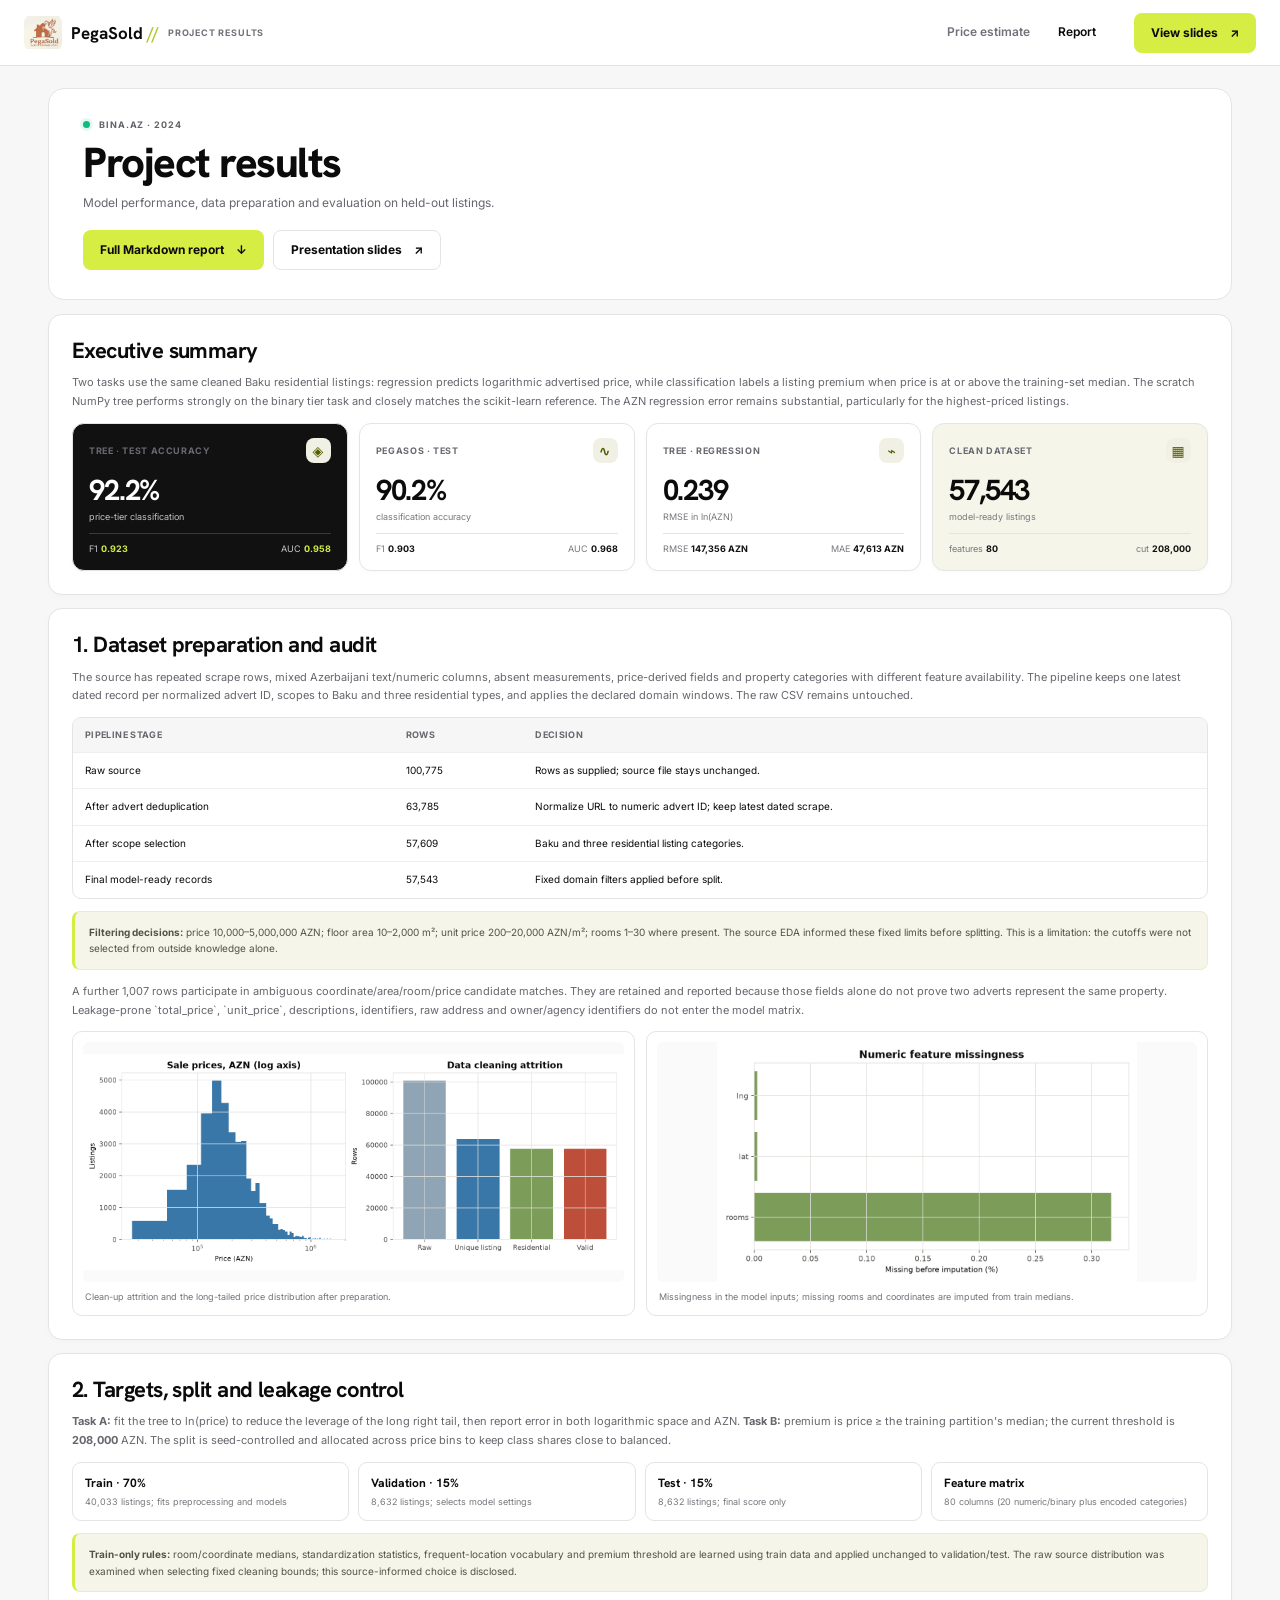
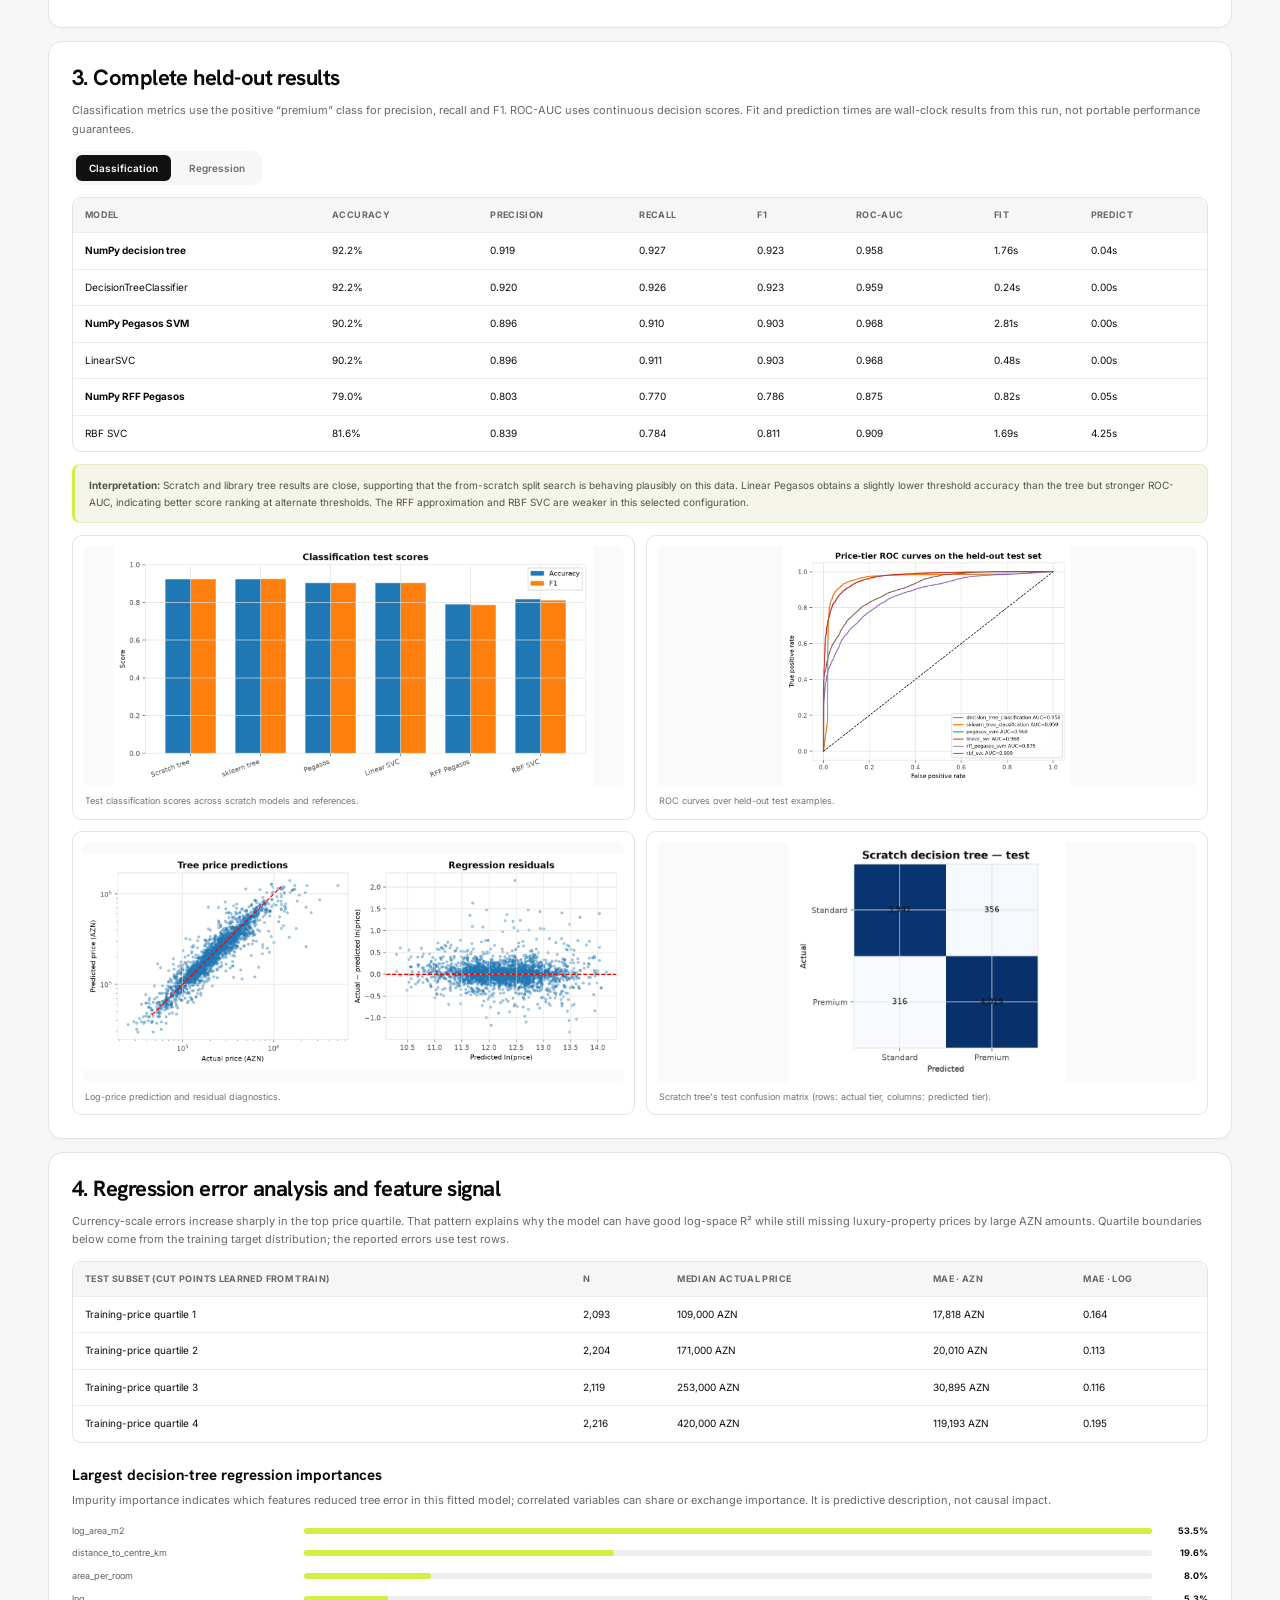
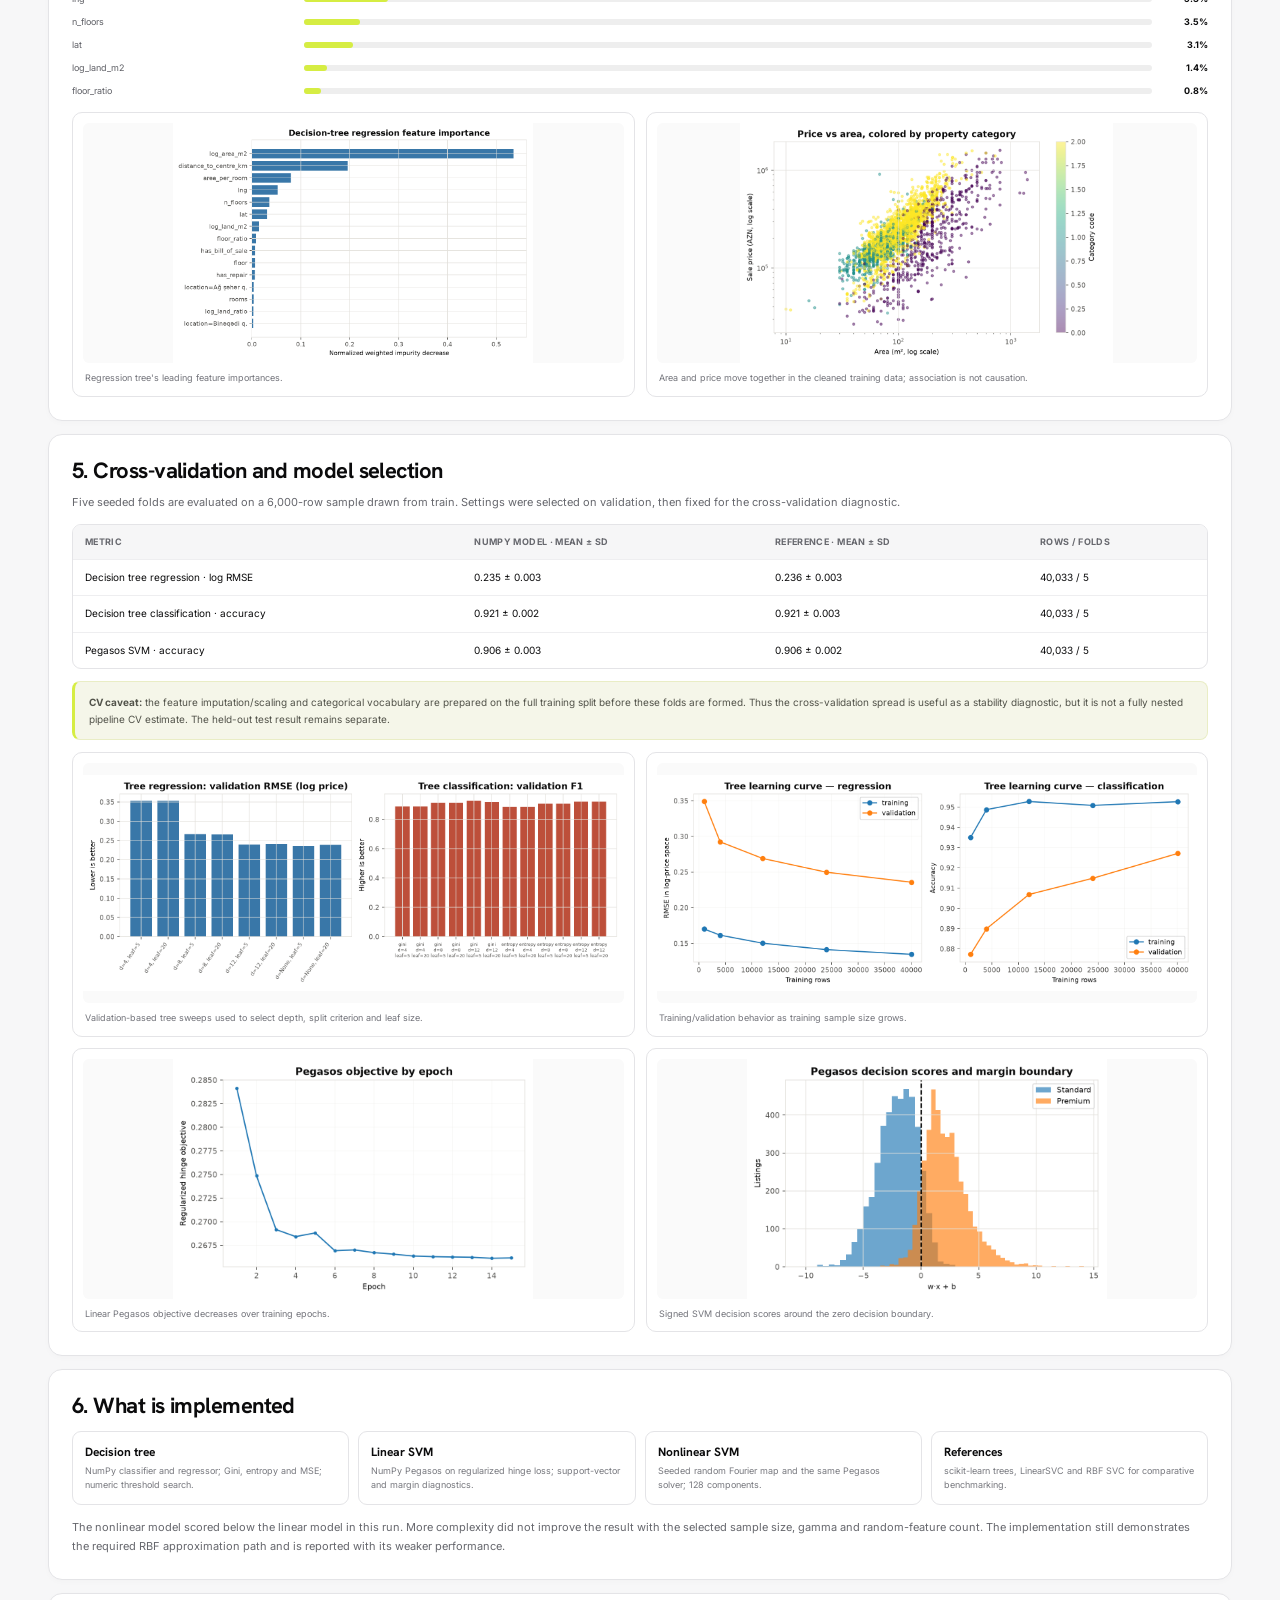
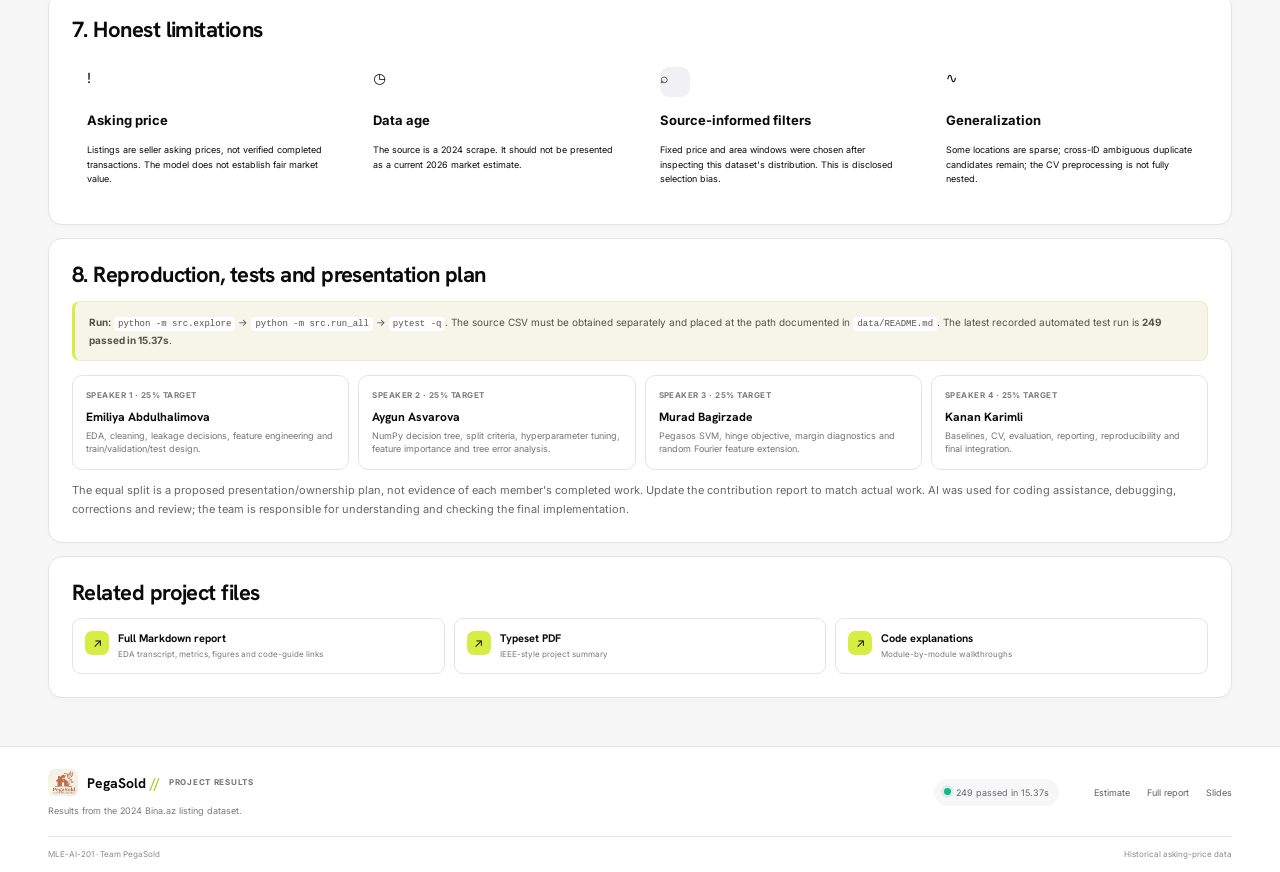
<file: report.html>
<!doctype html>
<html lang="en">
<head>
  <meta charset="utf-8"><meta name="viewport" content="width=device-width, initial-scale=1">
  <meta name="theme-color" content="#f7f7f8"><link rel="icon" href="favicon.svg" type="image/svg+xml">
  <meta name="description" content="Current PegaSold experiment report: data preparation, metrics, model comparison, validation, diagnostics and limitations.">
  <title>Project Results & Report — PegaSold</title>
  <link rel="preconnect" href="https://fonts.googleapis.com"><link rel="preconnect" href="https://fonts.gstatic.com" crossorigin>
  <link href="https://fonts.googleapis.com/css2?family=Hanken+Grotesk:wght@500;600;700;800&family=Inter:wght@400;500;600;700&display=swap" rel="stylesheet"><link rel="stylesheet" href="demo.css"><link rel="stylesheet" href="report-theme.css">
</head>
<body id="top">
  <header class="topbar"><div class="topbar-inner"><a class="brand" href="index.html"><img src="assets/pegasold-logo.png" alt="PegaSold logo"><span class="brand-name">PegaSold <i>//</i></span><span class="brand-caption">PROJECT RESULTS</span></a><nav aria-label="Main navigation"><a href="index.html">Price estimate</a><a class="nav-active" href="report.html">Report</a></nav><a class="button button-lime top-action" href="presentation/slides.pdf">View slides <span>↗</span></a></div></header>
  <main class="wrap report-main">
    <section class="report-hero"><div class="eyebrow"><span class="live-dot"></span> BINA.AZ · 2024</div><h1>Project results</h1><p>Model performance, data preparation and evaluation on held-out listings.</p><div class="hero-actions"><a class="button button-lime" href="reports/final_report.md">Full Markdown report <span>↓</span></a><a class="button button-outline" href="presentation/slides.pdf">Presentation slides <span>↗</span></a></div></section>

    <section class="report-section" id="status"><h2>Executive summary</h2><p>Two tasks use the same cleaned Baku residential listings: regression predicts logarithmic advertised price, while classification labels a listing premium when price is at or above the training-set median. The scratch NumPy tree performs strongly on the binary tier task and closely matches the scikit-learn reference. The AZN regression error remains substantial, particularly for the highest-priced listings.</p><div class="metric-grid"><article class="metric-card metric-featured"><div class="metric-top"><span>TREE · TEST ACCURACY</span><span class="metric-icon">◈</span></div><strong id="metric-accuracy">—</strong><p>price-tier classification</p><div class="metric-divider"></div><div class="metric-detail"><span>F1 <b id="metric-tree-f1">—</b></span><span>AUC <b id="metric-tree-auc">—</b></span></div></article><article class="metric-card"><div class="metric-top"><span>PEGASOS · TEST</span><span class="metric-icon icon-purple">∿</span></div><strong id="metric-svm-acc">—</strong><p>classification accuracy</p><div class="metric-divider"></div><div class="metric-detail"><span>F1 <b id="metric-svm-f1">—</b></span><span>AUC <b id="metric-svm-auc">—</b></span></div></article><article class="metric-card"><div class="metric-top"><span>TREE · REGRESSION</span><span class="metric-icon icon-blue">⌁</span></div><strong id="metric-rmse">—</strong><p>RMSE in ln(AZN)</p><div class="metric-divider"></div><div class="metric-detail"><span>RMSE <b id="metric-rmse-azn">—</b></span><span>MAE <b id="metric-mae-azn">—</b></span></div></article><article class="metric-card metric-yellow"><div class="metric-top"><span>CLEAN DATASET</span><span class="metric-icon">▦</span></div><strong id="metric-clean">—</strong><p>model-ready listings</p><div class="metric-divider"></div><div class="metric-detail"><span>features <b id="metric-features">—</b></span><span>cut <b id="threshold-inline">— AZN</b></span></div></article></div></section>

    <section class="report-section"><h2>1. Dataset preparation and audit</h2><p>The source has repeated scrape rows, mixed Azerbaijani text/numeric columns, absent measurements, price-derived fields and property categories with different feature availability. The pipeline keeps one latest dated record per normalized advert ID, scopes to Baku and three residential types, and applies the declared domain windows. The raw CSV remains untouched.</p><div class="report-table-wrap"><table class="report-table" id="cleaning-table"><tbody><tr><td colspan="3">Loading audit…</td></tr></tbody></table></div><div class="report-callout"><strong>Filtering decisions:</strong> price 10,000–5,000,000 AZN; floor area 10–2,000 m²; unit price 200–20,000 AZN/m²; rooms 1–30 where present. The source EDA informed these fixed limits before splitting. This is a limitation: the cutoffs were not selected from outside knowledge alone.</div><p style="margin-top:12px">A further 1,007 rows participate in ambiguous coordinate/area/room/price candidate matches. They are retained and reported because those fields alone do not prove two adverts represent the same property. Leakage-prone `total_price`, `unit_price`, descriptions, identifiers, raw address and owner/agency identifiers do not enter the model matrix.</p><div class="report-chart-grid"><figure class="report-chart"><img src="reports/figures/data_and_prices.png" alt="Cleaning attrition and training price histogram" loading="lazy"><figcaption>Clean-up attrition and the long-tailed price distribution after preparation.</figcaption></figure><figure class="report-chart"><img src="reports/figures/missingness.png" alt="Feature missingness by column" loading="lazy"><figcaption>Missingness in the model inputs; missing rooms and coordinates are imputed from train medians.</figcaption></figure></div></section>

    <section class="report-section"><h2>2. Targets, split and leakage control</h2><p><b>Task A:</b> fit the tree to ln(price) to reduce the leverage of the long right tail, then report error in both logarithmic space and AZN. <b>Task B:</b> premium is price ≥ the training partition's median; the current threshold is <b id="threshold-report">—</b> AZN. The split is seed-controlled and allocated across price bins to keep class shares close to balanced.</p><div class="pipeline"><div><b>Train · 70%</b><small id="split-train">— listings; fits preprocessing and models</small></div><div><b>Validation · 15%</b><small id="split-validation">— listings; selects model settings</small></div><div><b>Test · 15%</b><small id="split-test">— listings; final score only</small></div><div><b>Feature matrix</b><small id="split-features">— numerical and encoded columns</small></div></div><div class="report-callout"><strong>Train-only rules:</strong> room/coordinate medians, standardization statistics, frequent-location vocabulary and premium threshold are learned using train data and applied unchanged to validation/test. The raw source distribution was examined when selecting fixed cleaning bounds; this source-informed choice is disclosed.</div></section>

    <section class="report-section" id="all-results"><h2>3. Complete held-out results</h2><p>Classification metrics use the positive “premium” class for precision, recall and F1. ROC-AUC uses continuous decision scores. Fit and prediction times are wall-clock results from this run, not portable performance guarantees.</p><div class="result-tabs" role="tablist"><button class="active" data-result-tab="classification" role="tab">Classification</button><button data-result-tab="regression" role="tab">Regression</button></div><div data-result-panel="classification"><div class="report-table-wrap"><table class="report-table" id="classification-table"><tbody><tr><td>Loading test metrics…</td></tr></tbody></table></div></div><div data-result-panel="regression" hidden><div class="report-table-wrap"><table class="report-table" id="regression-table"><tbody><tr><td>Loading regression metrics…</td></tr></tbody></table></div></div><div class="report-callout"><strong>Interpretation:</strong> Scratch and library tree results are close, supporting that the from-scratch split search is behaving plausibly on this data. Linear Pegasos obtains a slightly lower threshold accuracy than the tree but stronger ROC-AUC, indicating better score ranking at alternate thresholds. The RFF approximation and RBF SVC are weaker in this selected configuration.</div><div class="report-chart-grid"><figure class="report-chart"><img src="reports/figures/classification_comparison.png" alt="Classification score comparison" loading="lazy"><figcaption>Test classification scores across scratch models and references.</figcaption></figure><figure class="report-chart"><img src="reports/figures/roc_curves.png" alt="ROC curves for test classifications" loading="lazy"><figcaption>ROC curves over held-out test examples.</figcaption></figure><figure class="report-chart"><img src="reports/figures/regression_error_analysis.png" alt="Regression predictions and residuals" loading="lazy"><figcaption>Log-price prediction and residual diagnostics.</figcaption></figure><figure class="report-chart"><img src="reports/figures/tree_confusion_matrix.png" alt="Decision tree test confusion matrix" loading="lazy"><figcaption>Scratch tree's test confusion matrix (rows: actual tier, columns: predicted tier).</figcaption></figure></div></section>

    <section class="report-section" id="interpretation"><h2>4. Regression error analysis and feature signal</h2><p>Currency-scale errors increase sharply in the top price quartile. That pattern explains why the model can have good log-space R² while still missing luxury-property prices by large AZN amounts. Quartile boundaries below come from the training target distribution; the reported errors use test rows.</p><div class="report-table-wrap"><table class="report-table" id="error-table"><tbody><tr><td>Loading error slices…</td></tr></tbody></table></div><h3 style="font:700 15px var(--display);margin:22px 0 6px">Largest decision-tree regression importances</h3><p>Impurity importance indicates which features reduced tree error in this fitted model; correlated variables can share or exchange importance. It is predictive description, not causal impact.</p><div class="feature-bars" id="importance-bars"></div><div class="report-chart-grid"><figure class="report-chart"><img src="reports/figures/feature_importance_regression.png" alt="Decision tree regression feature importance" loading="lazy"><figcaption>Regression tree's leading feature importances.</figcaption></figure><figure class="report-chart"><img src="reports/figures/price_vs_area.png" alt="Log area and log price relationship" loading="lazy"><figcaption>Area and price move together in the cleaned training data; association is not causation.</figcaption></figure></div></section>

    <section class="report-section"><h2>5. Cross-validation and model selection</h2><p>Five seeded folds are evaluated on a 6,000-row sample drawn from train. Settings were selected on validation, then fixed for the cross-validation diagnostic.</p><div class="report-table-wrap"><table class="report-table" id="cv-table"><tbody><tr><td>Loading cross-validation results…</td></tr></tbody></table></div><div class="report-callout"><strong>CV caveat:</strong> the feature imputation/scaling and categorical vocabulary are prepared on the full training split before these folds are formed. Thus the cross-validation spread is useful as a stability diagnostic, but it is not a fully nested pipeline CV estimate. The held-out test result remains separate.</div><div class="report-chart-grid"><figure class="report-chart"><img src="reports/figures/tree_tuning.png" alt="Validation tree hyperparameter sweeps" loading="lazy"><figcaption>Validation-based tree sweeps used to select depth, split criterion and leaf size.</figcaption></figure><figure class="report-chart"><img src="reports/figures/tree_learning_curves.png" alt="Decision tree learning curves" loading="lazy"><figcaption>Training/validation behavior as training sample size grows.</figcaption></figure><figure class="report-chart"><img src="reports/figures/pegasos_objective.png" alt="Pegasos objective by epoch" loading="lazy"><figcaption>Linear Pegasos objective decreases over training epochs.</figcaption></figure><figure class="report-chart"><img src="reports/figures/svm_margin_scores.png" alt="Pegasos signed decision scores" loading="lazy"><figcaption>Signed SVM decision scores around the zero decision boundary.</figcaption></figure></div></section>

    <section class="report-section"><h2>6. What is implemented</h2><div class="pipeline"><div><b>Decision tree</b><small>NumPy classifier and regressor; Gini, entropy and MSE; numeric threshold search.</small></div><div><b>Linear SVM</b><small>NumPy Pegasos on regularized hinge loss; support-vector and margin diagnostics.</small></div><div><b>Nonlinear SVM</b><small>Seeded random Fourier map and the same Pegasos solver; 128 components.</small></div><div><b>References</b><small>scikit-learn trees, LinearSVC and RBF SVC for comparative benchmarking.</small></div></div><p style="margin-top:13px">The nonlinear model scored below the linear model in this run. More complexity did not improve the result with the selected sample size, gamma and random-feature count. The implementation still demonstrates the required RBF approximation path and is reported with its weaker performance.</p></section>

    <section class="report-section"><h2>7. Honest limitations</h2><div class="method-grid"><article class="method-card"><div class="method-icon icon-rose">!</div><h3>Asking price</h3><p>Listings are seller asking prices, not verified completed transactions. The model does not establish fair market value.</p></article><article class="method-card"><div class="method-icon icon-blue">◷</div><h3>Data age</h3><p>The source is a 2024 scrape. It should not be presented as a current 2026 market estimate.</p></article><article class="method-card"><div class="method-icon icon-lavender">⌕</div><h3>Source-informed filters</h3><p>Fixed price and area windows were chosen after inspecting this dataset's distribution. This is disclosed selection bias.</p></article><article class="method-card"><div class="method-icon icon-lime">∿</div><h3>Generalization</h3><p>Some locations are sparse; cross-ID ambiguous duplicate candidates remain; the CV preprocessing is not fully nested.</p></article></div></section>

    <section class="report-section"><h2>8. Reproduction, tests and presentation plan</h2><div class="report-callout"><strong>Run:</strong> <code>python -m src.explore</code> → <code>python -m src.run_all</code> → <code>pytest -q</code>. The source CSV must be obtained separately and placed at the path documented in <code>data/README.md</code>. The latest recorded automated test run is <b id="test-report">—</b>.</div><div class="roles-grid" style="margin-top:14px"><article class="role-card"><span>SPEAKER 1 · 25% TARGET</span><b>Emiliya Abdulhalimova</b><p>EDA, cleaning, leakage decisions, feature engineering and train/validation/test design.</p></article><article class="role-card"><span>SPEAKER 2 · 25% TARGET</span><b>Aygun Asvarova</b><p>NumPy decision tree, split criteria, hyperparameter tuning, feature importance and tree error analysis.</p></article><article class="role-card"><span>SPEAKER 3 · 25% TARGET</span><b>Murad Bagirzade</b><p>Pegasos SVM, hinge objective, margin diagnostics and random Fourier feature extension.</p></article><article class="role-card"><span>SPEAKER 4 · 25% TARGET</span><b>Kanan Karimli</b><p>Baselines, CV, evaluation, reporting, reproducibility and final integration.</p></article></div><p style="margin-top:11px">The equal split is a proposed presentation/ownership plan, not evidence of each member's completed work. Update the contribution report to match actual work. AI was used for coding assistance, debugging, corrections and review; the team is responsible for understanding and checking the final implementation.</p></section>

    <section class="report-section"><h2>Related project files</h2><div class="bottom-links"><a href="reports/final_report.md"><span>↗</span><b>Full Markdown report</b><small>EDA transcript, metrics, figures and code-guide links</small></a><a href="report/report.pdf"><span>↗</span><b>Typeset PDF</b><small>IEEE-style project summary</small></a><a href="docs/code_explanations/README.md"><span>↗</span><b>Code explanations</b><small>Module-by-module walkthroughs</small></a></div></section>
  </main>
  <footer class="footer"><div class="wrap footer-inner"><div><a class="brand footer-brand" href="index.html"><img src="assets/pegasold-logo.png" alt=""><span class="brand-name">PegaSold <i>//</i></span><span class="brand-caption">PROJECT RESULTS</span></a><p>Results from the 2024 Bina.az listing dataset.</p></div><div class="footer-status"><span class="live-dot"></span><span id="footer-test">Results loaded</span></div><div class="footer-links"><a href="index.html">Estimate</a><a href="reports/final_report.md">Full report</a><a href="presentation/slides.pdf">Slides</a></div></div><div class="wrap footer-bottom"><span>MLE-AI-201 · Team PegaSold</span><span>Historical asking-price data</span></div></footer>
  <a class="back-top" id="back-top" href="#top" aria-label="Back to top">↑</a><div class="toast" id="toast" role="status"></div>
  <script src="site-data.js"></script><script src="app.js"></script>
  <script>document.querySelectorAll('[data-result-panel]').forEach((p)=>{if(p.dataset.resultPanel==='regression')p.hidden=true});</script>
</body>
</html>
</file>
<file: demo.css>
:root{--canvas:#f7f7f8;--card:#fff;--ink:#0b0b0c;--muted:#71717a;--line:#e4e4e7;--lime:#d6ed43;--green:#10b981;--red:#ef4444;--blue:#6366f1;--soft:#f4f4f5;--shadow:0 4px 12px -2px rgba(11,11,12,.06),0 2px 6px -1px rgba(11,11,12,.04);--headline:"Hanken Grotesk",sans-serif;--body:Inter,system-ui,sans-serif}*{box-sizing:border-box}html{scroll-behavior:smooth}body{margin:0;background:var(--canvas);color:var(--ink);font:14px/1.55 var(--body)}a{color:inherit;text-decoration:none}.wrap{width:min(1184px,calc(100% - 48px));margin-inline:auto}.topbar{height:66px;background:rgba(255,255,255,.94);border-bottom:1px solid var(--line);position:sticky;top:0;z-index:10;backdrop-filter:blur(12px)}.topbar-inner{width:min(1280px,calc(100% - 48px));height:100%;margin:auto;display:flex;align-items:center;justify-content:space-between;gap:24px}.brand{display:flex;align-items:center;gap:9px;min-width:0}.brand img{height:38px;width:38px;object-fit:contain;border-radius:9px}.brand-name{font:700 17px var(--headline);white-space:nowrap}.brand-name i{font-style:normal;color:#b5c72f}.brand-caption{font-size:9px;font-weight:700;letter-spacing:.09em;color:var(--muted);white-space:nowrap}.topbar nav{display:flex;gap:28px;margin-left:auto;margin-right:14px}.topbar nav a{font-size:12px;color:var(--muted);font-weight:600}.topbar nav a:hover,.topbar nav .nav-active{color:var(--ink)}.button{min-height:40px;padding:0 17px;border-radius:8px;border:0;display:inline-flex;align-items:center;justify-content:center;gap:12px;font:700 12px var(--body);cursor:pointer;transition:.18s ease}.button-lime{background:var(--lime);color:var(--ink)}.button-lime:hover{background:#c9e02e;box-shadow:var(--shadow);transform:translateY(-1px)}.button:disabled{opacity:.65;cursor:wait}.hero{margin-top:22px;background:var(--card);border:1px solid var(--line);border-radius:16px;min-height:228px;padding:34px 40px;display:grid;grid-template-columns:minmax(0,1fr) 260px;gap:45px;align-items:center}.hero-copy{max-width:760px}.eyebrow{font-size:9px;letter-spacing:.1em;font-weight:700;color:#626268;display:block}.live-dot{width:7px;height:7px;display:inline-block;border-radius:50%;background:var(--green);box-shadow:0 0 0 3px rgba(16,185,129,.12);vertical-align:1px}.hero h1{font:800 clamp(31px,4vw,46px)/1.04 var(--headline);letter-spacing:-.035em;margin:13px 0 12px}.hero h1 span{color:#778200}.hero-copy>p{max-width:690px;margin:0;color:#5f6066;font-size:14px}.hero-meta{display:flex;gap:22px;flex-wrap:wrap;margin-top:22px;color:#67686d;font-size:10px}.hero-meta span{display:flex;align-items:center;gap:7px}.meta-mark{color:#899100;font-size:9px}.hero-note{border-left:1px solid var(--line);padding:4px 0 4px 24px;display:flex;flex-direction:column;align-items:flex-start}.note-icon,.result-mark{width:36px;height:36px;border-radius:10px;background:var(--lime);display:grid;place-items:center;font:800 13px var(--headline);margin-bottom:13px}.hero-note strong{font:700 16px var(--headline);margin-top:5px}.hero-note p{font-size:11px;color:var(--muted);margin:6px 0 11px}.hero-note>a{font-size:11px;font-weight:700}.hero-note>a span{margin-left:6px}.metric-grid{display:grid;grid-template-columns:repeat(4,1fr);gap:12px;margin-top:13px}.metric-card{border:1px solid var(--line);border-radius:12px;background:var(--card);padding:15px 17px;min-height:91px;box-shadow:0 2px 5px rgba(0,0,0,.018)}.metric-label{font-size:10px;font-weight:600;color:#66676d;display:flex;align-items:center;justify-content:space-between}.metric-label span{font-size:17px;color:#111}.metric-card>strong{font:700 25px/1.2 var(--headline);display:block;margin-top:5px;letter-spacing:-.03em}.metric-card small{display:block;color:#84858a;font-size:9px;margin-top:2px}.workspace{display:grid;grid-template-columns:minmax(0,1.12fr) minmax(350px,.88fr);gap:16px;margin-top:24px;align-items:stretch}.panel{background:var(--card);border:1px solid var(--line);border-radius:14px;padding:24px;box-shadow:0 2px 6px rgba(0,0,0,.02)}.panel-heading,.result-top{display:flex;align-items:center;justify-content:space-between;margin-bottom:22px}.panel h2{font:700 23px/1.2 var(--headline);letter-spacing:-.025em;margin:5px 0 0}.step-pill{font-size:10px;background:var(--canvas);border-radius:999px;padding:6px 10px;color:#64656b;display:flex;align-items:center;gap:8px}.step-pill .live-dot{width:6px;height:6px}.form-grid{display:grid;grid-template-columns:1fr 1fr;gap:15px 13px}.field{display:flex;flex-direction:column;gap:6px;font-size:11px;font-weight:650;color:#292a2e;min-width:0}.field-wide{grid-column:1/-1}.field select,.field input{width:100%;height:42px;border:1px solid var(--line);background:#fff;border-radius:8px;padding:0 12px;font:12px var(--body);color:#222;outline:none;transition:.15s}.field select:focus,.field input:focus{border-color:var(--ink);box-shadow:0 0 0 3px rgba(214,237,67,.4)}.field small{font-weight:400;color:#888990;font-size:9px;line-height:1.4}.input-suffix{position:relative}.input-suffix input{padding-right:48px}.input-suffix>span{position:absolute;right:12px;top:12px;color:#929399;font-size:10px;font-weight:500}.field-row{display:grid;grid-template-columns:1fr 1fr;gap:13px}.muted-inline{color:#85868b;font-weight:400}.land-field{max-width:calc(50% - 7px)}.toggle-section{margin-top:22px;padding:16px 0;border-top:1px solid var(--line);border-bottom:1px solid var(--line)}.field-title{font-size:11px;font-weight:700}.toggle-grid{display:flex;gap:20px;flex-wrap:wrap;margin-top:12px}.toggle{display:flex;align-items:center;gap:8px;font-size:10px;color:#55565c;cursor:pointer}.toggle input{position:absolute;opacity:0}.switch{height:19px;width:33px;border-radius:99px;background:#dedee2;position:relative;transition:.15s}.switch:after{content:"";width:13px;height:13px;border-radius:50%;background:#fff;position:absolute;top:3px;left:3px;box-shadow:0 1px 3px #0002;transition:.15s}.toggle input:checked+.switch{background:#151515}.toggle input:checked+.switch:after{left:17px;background:var(--lime)}.toggle input:focus-visible+.switch{outline:3px solid rgba(214,237,67,.65)}.form-foot{display:flex;justify-content:space-between;align-items:center;gap:14px;margin-top:18px}.form-foot>span{font-size:9px;color:#73747a;display:flex;gap:7px;align-items:center;max-width:270px}.lock-mark{width:16px;height:16px;border-radius:50%;background:var(--ink);color:var(--lime);font-size:10px;font-weight:700;display:grid;place-items:center;flex:none}.submit-button{min-width:168px}.result-panel{min-height:530px;display:flex;flex-direction:column}.result-top{margin-bottom:16px}.result-mark{margin:0;width:34px;height:34px}.result-placeholder{flex:1;min-height:270px;border-radius:12px;background:var(--canvas);display:flex;flex-direction:column;align-items:center;justify-content:center;text-align:center;padding:28px}.placeholder-icon{width:45px;height:45px;display:grid;place-items:center;border-radius:50%;background:#fff;font-size:23px;color:#87898d;margin-bottom:13px}.result-placeholder strong{font:700 15px var(--headline)}.result-placeholder p{max-width:260px;color:#7b7c82;font-size:11px;margin:6px 0 0}.result-output{padding:9px 1px 3px}.result-label{font-size:10px;color:var(--muted);font-weight:600}.price{font:800 clamp(38px,4.4vw,55px)/1.12 var(--headline);letter-spacing:-.045em;margin:2px 0 13px;overflow-wrap:anywhere}.sub-metric{display:flex;justify-content:space-between;border-top:1px solid var(--line);padding:12px 0;font-size:11px;color:#66676d}.sub-metric strong{font-size:12px;color:#222}.tier-card{background:#f5f6e9;border:1px solid #e9edc5;border-radius:10px;padding:13px 15px;display:flex;justify-content:space-between;align-items:center;margin-top:3px}.tier-card>div{display:flex;flex-direction:column;gap:3px}.tier-card strong{font:700 20px var(--headline)}.tier-symbol{font-size:21px;color:#788300}.probability{margin-top:17px}.probability-head{display:flex;justify-content:space-between;font-size:10px;color:#66676d}.probability-head strong{color:#1c1c1d}.bar{height:6px;border-radius:99px;background:#ededee;margin-top:8px;overflow:hidden}.bar i{display:block;width:0;height:100%;border-radius:inherit;background:var(--lime);transition:width .35s}.probability small{display:block;margin-top:6px;color:#898a90;font-size:9px}.estimate-summary{margin-top:17px;background:var(--canvas);border-radius:9px;padding:12px;font-size:10px;line-height:1.65;color:#62636a}.result-error{padding:18px;background:#fff3f2;border:1px solid #f5c7c4;color:#9e2520;border-radius:9px;font-size:11px;margin:15px 0}.result-disclaimer{display:flex;gap:9px;padding-top:15px;border-top:1px solid var(--line);margin-top:auto}.result-disclaimer>span{flex:none;width:17px;height:17px;border-radius:50%;display:grid;place-items:center;background:#f2f0dd;color:#686100;font-size:10px;font-weight:800}.result-disclaimer p{font-size:9px;line-height:1.55;color:#77787e;margin:0}.hidden{display:none!important}.how-section{padding:48px 0 28px}.section-heading{display:flex;align-items:end;justify-content:space-between;margin-bottom:17px}.section-heading h2,.data-note h2{font:700 25px/1.2 var(--headline);letter-spacing:-.03em;margin:4px 0 0}.section-heading>a{font-size:10px;font-weight:700}.section-heading>a span{margin-left:5px}.how-grid{display:grid;grid-template-columns:repeat(3,1fr);gap:12px}.how-grid article{background:var(--card);border:1px solid var(--line);border-radius:12px;padding:18px 20px;min-height:150px}.how-number{font:700 11px var(--headline);color:#8a9300}.how-grid h3{font:700 16px var(--headline);margin:9px 0 5px}.how-grid p{font-size:10px;line-height:1.65;color:#73747a;margin:0}.data-note{background:#111112;color:#fff;border-radius:14px;padding:22px 25px;display:flex;gap:17px;align-items:flex-start;margin-top:8px;margin-bottom:48px}.data-icon{width:36px;height:36px;border-radius:10px;background:var(--lime);color:#111;display:grid;place-items:center;font-weight:800;flex:none}.data-note .eyebrow{color:#c7c7c9}.data-note h2{font-size:19px;margin-top:4px}.data-note p{font-size:10px;line-height:1.7;max-width:850px;color:#c3c3c5;margin:7px 0 0}.footer{background:#fff;border-top:1px solid var(--line);padding:25px 0 14px}.footer-inner{display:grid;grid-template-columns:1fr auto auto;align-items:center;gap:35px}.footer-brand img{height:30px;width:30px}.footer-brand .brand-name{font-size:14px}.footer-brand .brand-caption{font-size:8px}.footer-inner>div:first-child>p{font-size:9px;color:#797a80;margin:7px 0 0}.footer-status{font-size:9px;color:#67686e;background:var(--canvas);border-radius:99px;padding:7px 10px}.footer-status .live-dot{margin-right:5px}.footer-links{display:flex;gap:17px;font-size:9px;color:#5f6066}.footer-links a:hover{color:#000}.footer-bottom{border-top:1px solid var(--line);margin-top:19px;padding-top:11px;display:flex;justify-content:space-between;color:#898a90;font-size:8px}
@media(max-width:820px){.hero{grid-template-columns:1fr;gap:19px;padding:27px}.hero-note{border-left:0;border-top:1px solid var(--line);padding:15px 0 0;display:grid;grid-template-columns:38px 1fr;column-gap:11px}.hero-note .note-icon{grid-row:1/4;margin:0}.hero-note p,.hero-note>a{grid-column:2}.metric-grid{grid-template-columns:repeat(2,1fr)}.workspace{grid-template-columns:1fr}.result-panel{min-height:440px}.footer-inner{grid-template-columns:1fr auto}.footer-links{grid-column:1/-1}.topbar nav{gap:14px}}
@media(max-width:560px){.wrap,.topbar-inner{width:calc(100% - 28px)}.topbar{height:59px}.brand img{height:31px;width:31px}.brand-caption{display:none}.brand-name{font-size:15px}.topbar nav{display:none}.top-action{min-height:36px;padding:0 12px;font-size:10px}.hero{margin-top:14px;padding:22px 19px;min-height:unset}.hero h1{font-size:34px}.hero-copy>p{font-size:12px}.hero-meta{gap:8px 14px}.metric-grid{gap:8px;margin-top:9px}.metric-card{padding:12px;min-height:82px}.metric-card>strong{font-size:21px}.metric-card small{font-size:8px}.workspace{margin-top:15px;gap:11px}.panel{padding:18px 15px}.panel h2{font-size:20px}.form-grid{gap:12px 9px}.field{font-size:10px}.field select,.field input{height:40px;padding-inline:9px;font-size:11px}.field-row{gap:9px}.land-field{max-width:100%}.toggle-grid{gap:13px}.form-foot{align-items:stretch;flex-direction:column}.form-foot>span{max-width:unset}.submit-button{width:100%}.result-panel{min-height:430px}.price{font-size:43px}.how-section{padding-top:35px}.section-heading h2{font-size:21px}.section-heading>a{font-size:9px}.how-grid{grid-template-columns:1fr}.how-grid article{min-height:unset}.data-note{margin-bottom:30px;padding:18px 16px}.footer-inner{grid-template-columns:1fr;gap:13px}.footer-status{justify-self:start}.footer-links{grid-column:auto}.footer-bottom{gap:8px;flex-wrap:wrap}}

.step-pill .live-dot.ready{box-shadow:0 0 0 3px rgba(16,185,129,.12)}.spinner{width:13px;height:13px;border:2px solid #222;border-right-color:transparent;border-radius:50%;display:inline-block;animation:spin .7s linear infinite}@keyframes spin{to{transform:rotate(360deg)}}
</file>
<file: report-theme.css>
:root{--display:"Hanken Grotesk",sans-serif}html{scroll-padding-top:82px}.topbar{height:66px;padding:0;border-bottom:1px solid var(--line)}.topbar-inner{max-width:1280px}.topbar nav{margin-right:14px}.report-main{padding-top:22px;padding-bottom:48px}.report-hero{background:#fff;border:1px solid var(--line);border-radius:16px;padding:29px 34px;margin-bottom:14px}.report-hero .eyebrow{display:flex;gap:9px;align-items:center}.report-hero h1{font:800 clamp(30px,4vw,42px)/1.05 var(--headline);letter-spacing:-.035em;margin:9px 0}.report-hero p{max-width:690px;color:#66676d;font-size:12px;margin:0}.hero-actions{display:flex;gap:9px;margin-top:17px}.button-outline{border:1px solid var(--line);background:#fff}.button-outline:hover{border-color:var(--ink)}.report-section{background:#fff;border:1px solid var(--line);border-radius:14px;padding:23px;margin-top:13px;box-shadow:0 2px 6px rgba(0,0,0,.02);scroll-margin-top:82px}.report-section>h2{font:700 22px/1.2 var(--headline);letter-spacing:-.025em;margin:0 0 9px}.report-section>h3{font:700 15px var(--headline);margin:22px 0 6px}.report-section>p{font-size:11px;color:#66676d;line-height:1.7;margin:0 0 12px}.report-section>p:last-child{margin-bottom:0}.metric-grid{gap:11px}.metric-card{border-radius:12px;min-height:125px;padding:14px 16px}.metric-featured{background:#111112;color:#fff}.metric-yellow{background:#f5f6e9}.metric-top{display:flex;justify-content:space-between;align-items:center;font:700 9px var(--body);letter-spacing:.07em;color:#696a70}.metric-card>strong{font:700 29px/1.1 var(--headline);letter-spacing:-.04em;margin:12px 0 0}.metric-card>p{font-size:9px;color:#77787e;margin:3px 0 9px}.metric-featured>p{color:#c2c2c4}.metric-divider{height:1px;background:var(--line)}.metric-featured .metric-divider{background:#ffffff2b}.metric-detail{display:flex;justify-content:space-between;gap:8px;padding-top:8px;font-size:9px;color:#77787e}.metric-featured .metric-detail{color:#c6c6c8}.metric-detail b{color:#111}.metric-featured .metric-detail b{color:var(--lime)}.metric-icon{width:25px;height:25px;border-radius:8px;background:#f0f1e4;color:#535d00;display:grid;place-items:center;font-size:14px}.report-table-wrap{width:100%;overflow-x:auto;border:1px solid var(--line);border-radius:9px;margin:12px 0}.report-table{border-collapse:collapse;width:100%;font-size:10px;text-align:left}.report-table th{background:#f6f6f7;color:#67686e;font-size:9px;text-transform:uppercase;letter-spacing:.04em}.report-table th,.report-table td{padding:10px 12px;border-bottom:1px solid #eeeef0;white-space:nowrap}.report-table tbody tr:last-child td{border-bottom:0}.report-table tbody tr:hover{background:#fafafa}.report-table .scratch td:first-child{font-weight:700}.report-callout{background:#f5f6e9;border:1px solid #e9edc5;border-left:3px solid var(--lime);border-radius:8px;padding:12px 14px;color:#52534a;font-size:10px;line-height:1.65;margin:12px 0}.report-callout code{font-size:9px;background:#fff;border-radius:4px;padding:2px 4px}.report-chart-grid{display:grid;grid-template-columns:repeat(2,minmax(0,1fr));gap:11px;margin-top:12px}.report-chart{margin:0;padding:10px;border:1px solid var(--line);border-radius:10px;background:#fff;min-width:0}.report-chart img{display:block;width:100%;height:240px;object-fit:contain;background:#fafafa;border-radius:6px}.report-chart figcaption{font-size:9px;color:#72737a;line-height:1.5;padding:8px 2px 1px}.pipeline{display:grid;grid-template-columns:repeat(4,minmax(0,1fr));gap:9px;margin:12px 0}.pipeline>div{border:1px solid var(--line);border-radius:9px;padding:12px;background:#fff}.pipeline b{font:700 12px var(--headline);display:block}.pipeline small{font-size:9px;color:#77787e;line-height:1.55;display:block;margin-top:4px}.result-tabs{display:flex;gap:5px;background:var(--canvas);width:max-content;padding:4px;border-radius:9px;margin:13px 0 9px}.result-tabs button{border:0;border-radius:6px;background:transparent;padding:7px 13px;font:600 10px var(--body);color:#6c6d72;cursor:pointer}.result-tabs button.active{background:#111;color:#fff}.feature-bars{display:grid;gap:9px;margin:14px 0}.feature-row{display:grid;grid-template-columns:minmax(125px,220px) 1fr 44px;align-items:center;gap:12px;font-size:9px}.feature-row>span{overflow:hidden;text-overflow:ellipsis;white-space:nowrap;color:#5f6066}.feature-row>b{text-align:right;font-size:9px}.feature-track{height:6px;border-radius:99px;background:#eee}.feature-track i{height:100%;display:block;background:var(--lime);border-radius:inherit}.method-grid{display:grid;grid-template-columns:repeat(4,minmax(0,1fr));gap:9px}.method-card{min-height:unset;padding:15px;border-radius:10px}.method-card h3{font-size:13px}.method-card p{font-size:9px;margin:0;line-height:1.6}.method-icon{height:30px;width:30px;border-radius:9px;font-size:14px;margin-bottom:11px}.icon-lavender{background:#f1f0f4;color:#111}.roles-grid{display:grid;grid-template-columns:repeat(4,minmax(0,1fr));gap:9px}.role-card{border:1px solid var(--line);border-radius:10px;padding:13px;background:#fff}.role-card>span{display:block;font-size:8px;letter-spacing:.06em;color:#7b7c82;font-weight:700}.role-card>b{display:block;font:700 12px var(--headline);margin:7px 0 4px}.role-card>p{font-size:9px;line-height:1.55;color:#74757b;margin:0}.bottom-links{display:grid;grid-template-columns:repeat(3,minmax(0,1fr));gap:9px}.bottom-links>a{display:grid;grid-template-columns:24px 1fr;column-gap:9px;align-items:start;padding:12px;border:1px solid var(--line);border-radius:9px}.bottom-links>a:hover{border-color:#111;box-shadow:var(--shadow)}.bottom-links>a>span{grid-row:span 2;width:24px;height:24px;border-radius:7px;background:var(--lime);display:grid;place-items:center;font-size:12px}.bottom-links b{font:700 11px var(--headline)}.bottom-links small{font-size:8px;color:#77787e;margin-top:3px}.report-main .bottom-links{margin-top:12px}.footer{padding:21px 0 12px}.footer-inner{max-width:1184px}.footer-bottom{max-width:1184px}.footer-brand{min-width:unset}.footer-brand img{height:30px;width:30px}.footer-brand .brand-name{font-size:14px}.footer-brand .brand-caption{font-size:8px}.footer-inner>div:first-child>p{font-size:9px;color:#797a80;margin:6px 0 0}.footer-status{font-size:9px;color:#67686e;background:var(--canvas);border-radius:99px;padding:7px 10px}.footer-links{display:flex;gap:17px;font-size:9px;color:#5f6066}.back-top,.toast{display:none!important}
@media(max-width:850px){.report-main{width:calc(100% - 28px)}.pipeline{grid-template-columns:repeat(2,minmax(0,1fr))}.method-grid{grid-template-columns:repeat(2,minmax(0,1fr))}.roles-grid{grid-template-columns:repeat(2,minmax(0,1fr))}.metric-grid{grid-template-columns:repeat(2,minmax(0,1fr))}.topbar nav{gap:10px}.topbar nav a{font-size:10px}}
@media(max-width:560px){.report-main{padding-top:14px;padding-bottom:28px}.report-hero{padding:21px 17px}.report-hero h1{font-size:31px}.report-hero p{font-size:10px}.report-section{padding:17px 14px;margin-top:10px}.report-section>h2{font-size:19px}.report-section>p{font-size:10px}.report-chart-grid{grid-template-columns:1fr}.report-chart img{height:205px}.pipeline,.method-grid,.roles-grid{grid-template-columns:1fr 1fr}.bottom-links{grid-template-columns:1fr}.report-table th,.report-table td{padding:8px;font-size:9px}.topbar nav{display:none}.topbar-inner{width:calc(100% - 28px)}.footer-inner{grid-template-columns:1fr;gap:12px}.footer-links{grid-column:auto}.footer-bottom{gap:8px;flex-wrap:wrap}}
</file>
